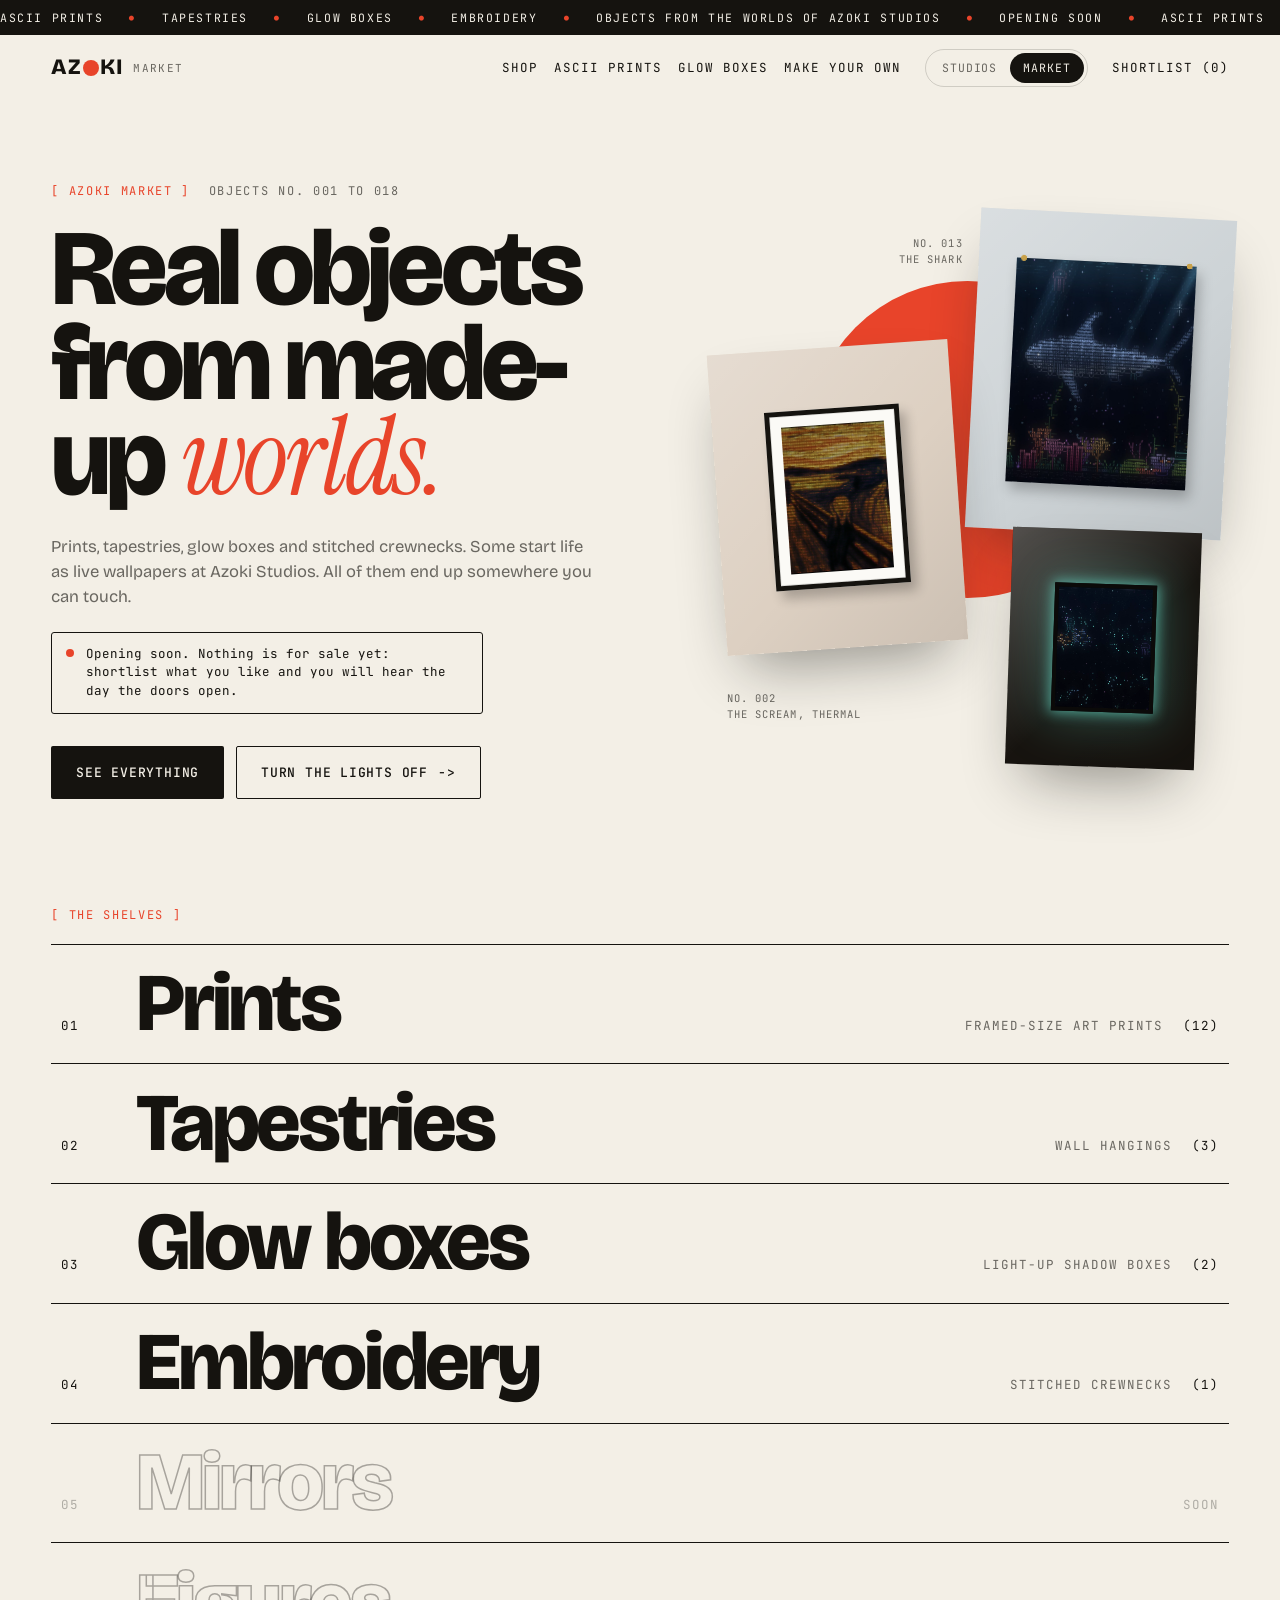
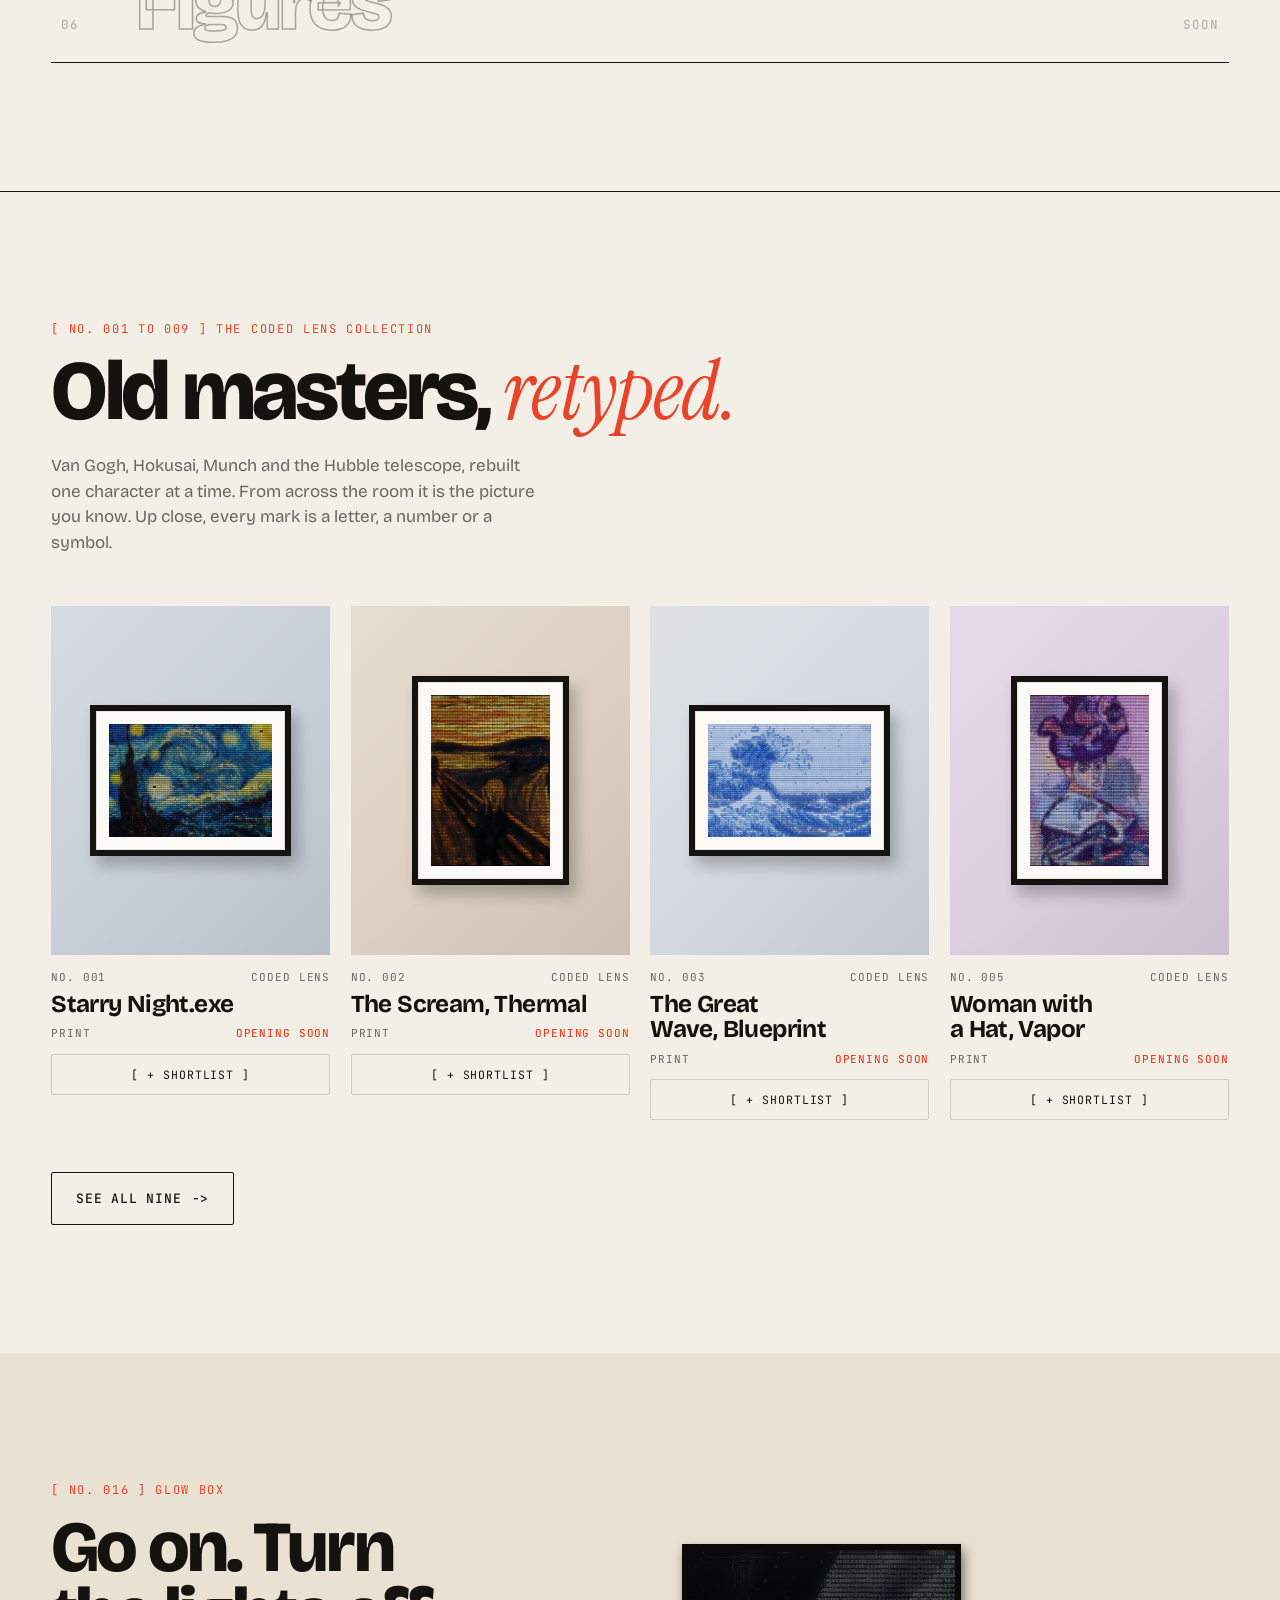
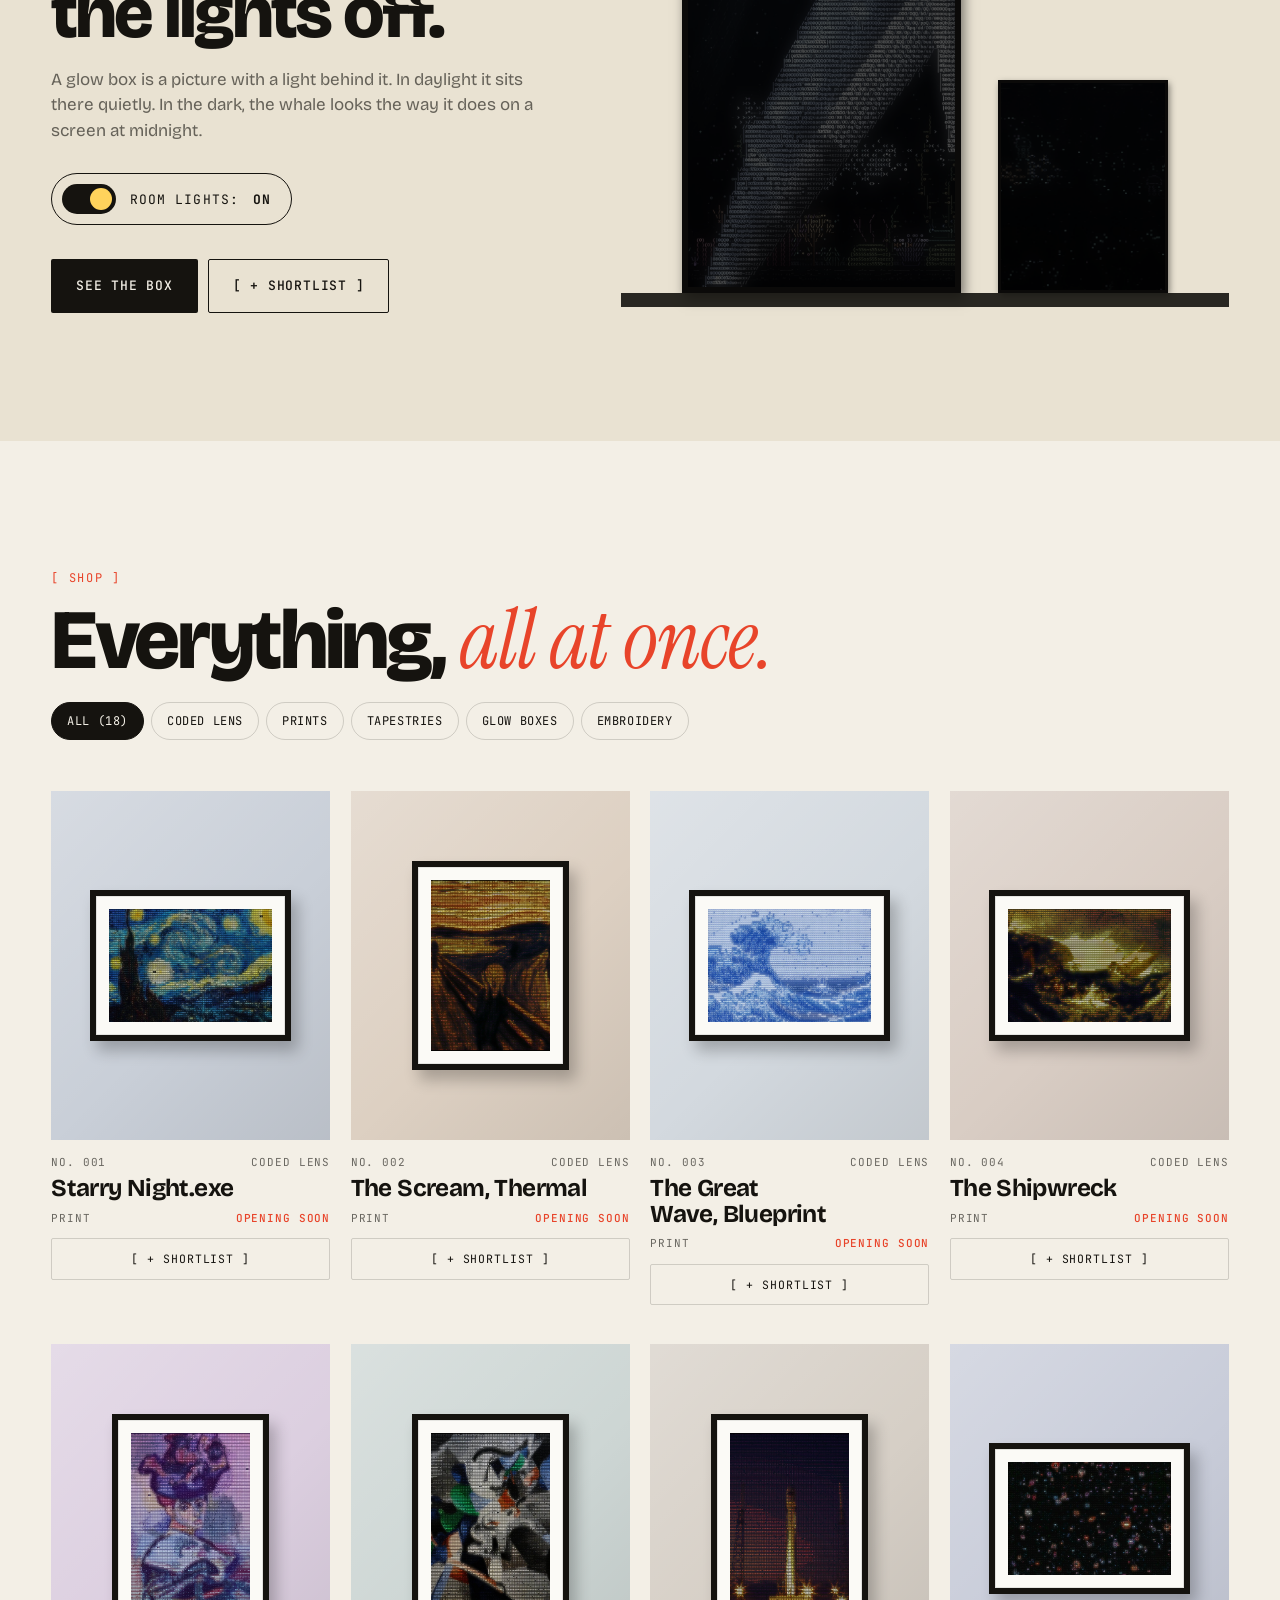
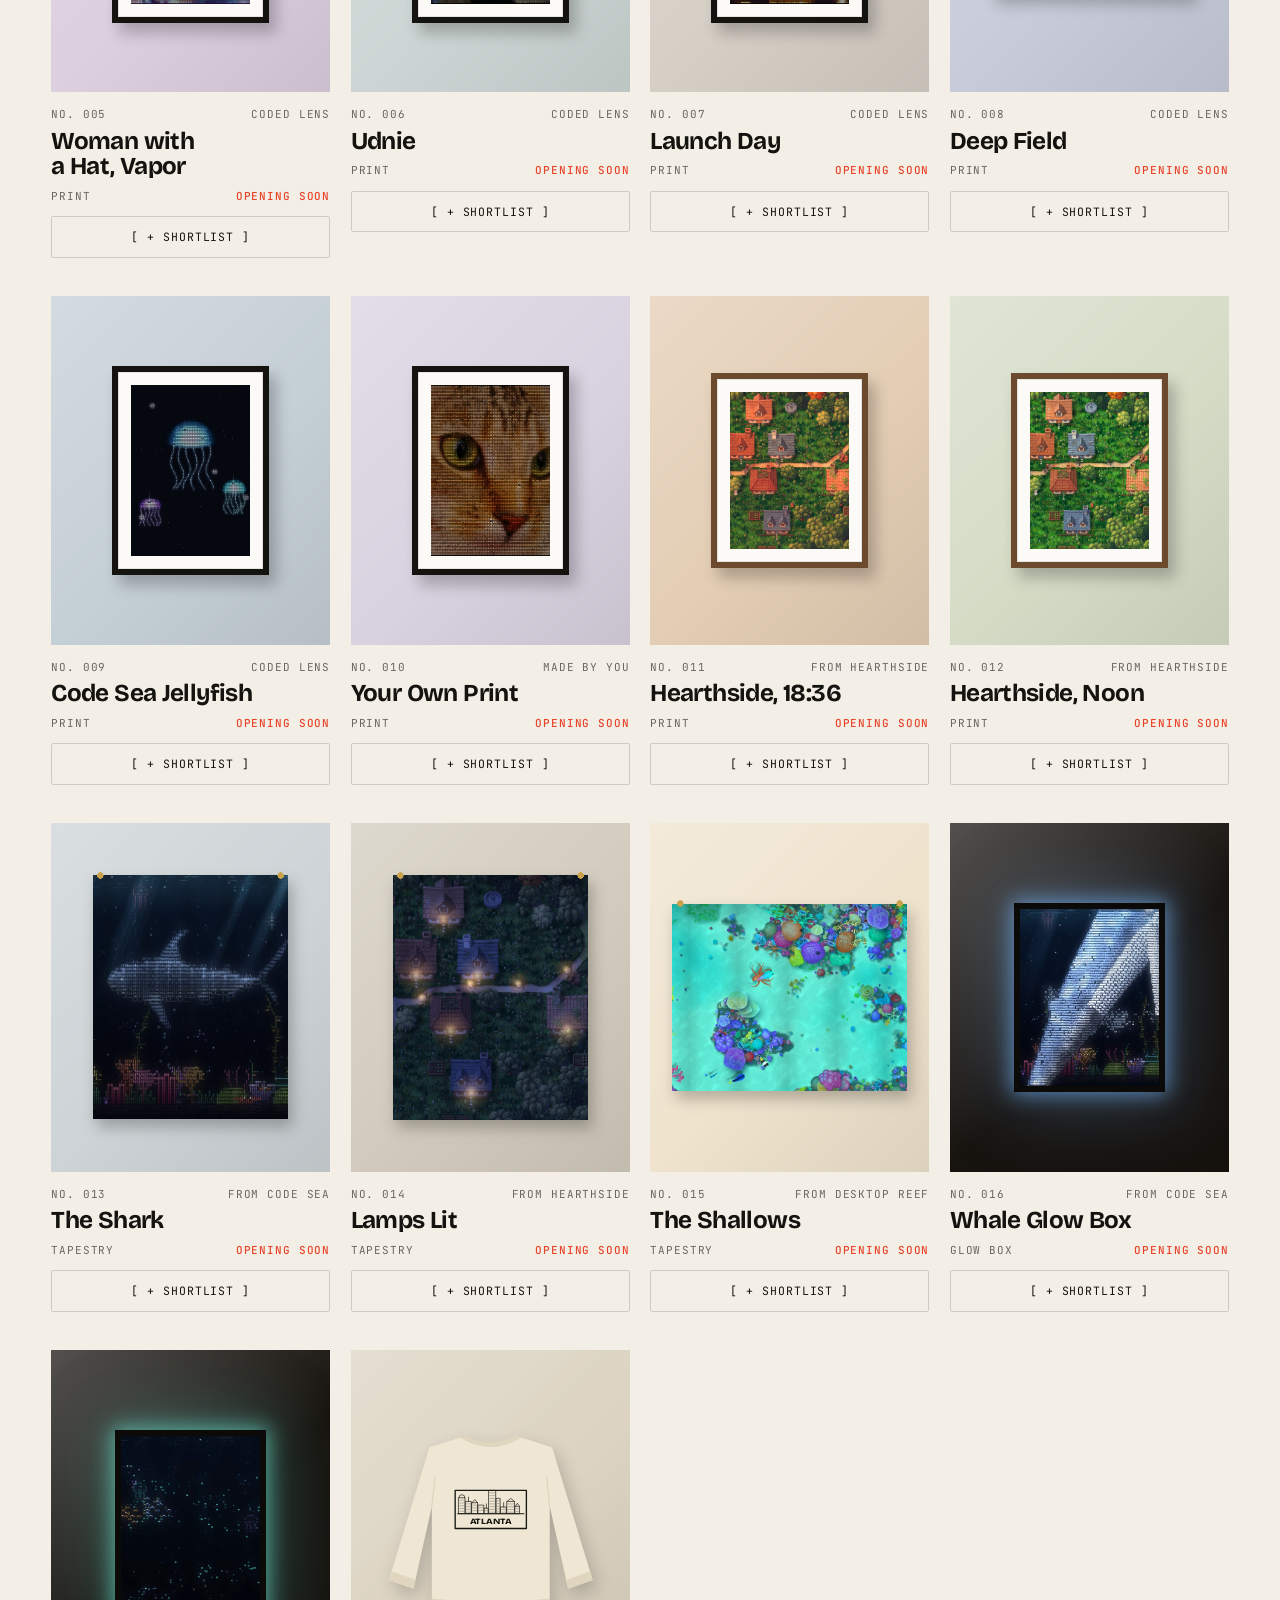
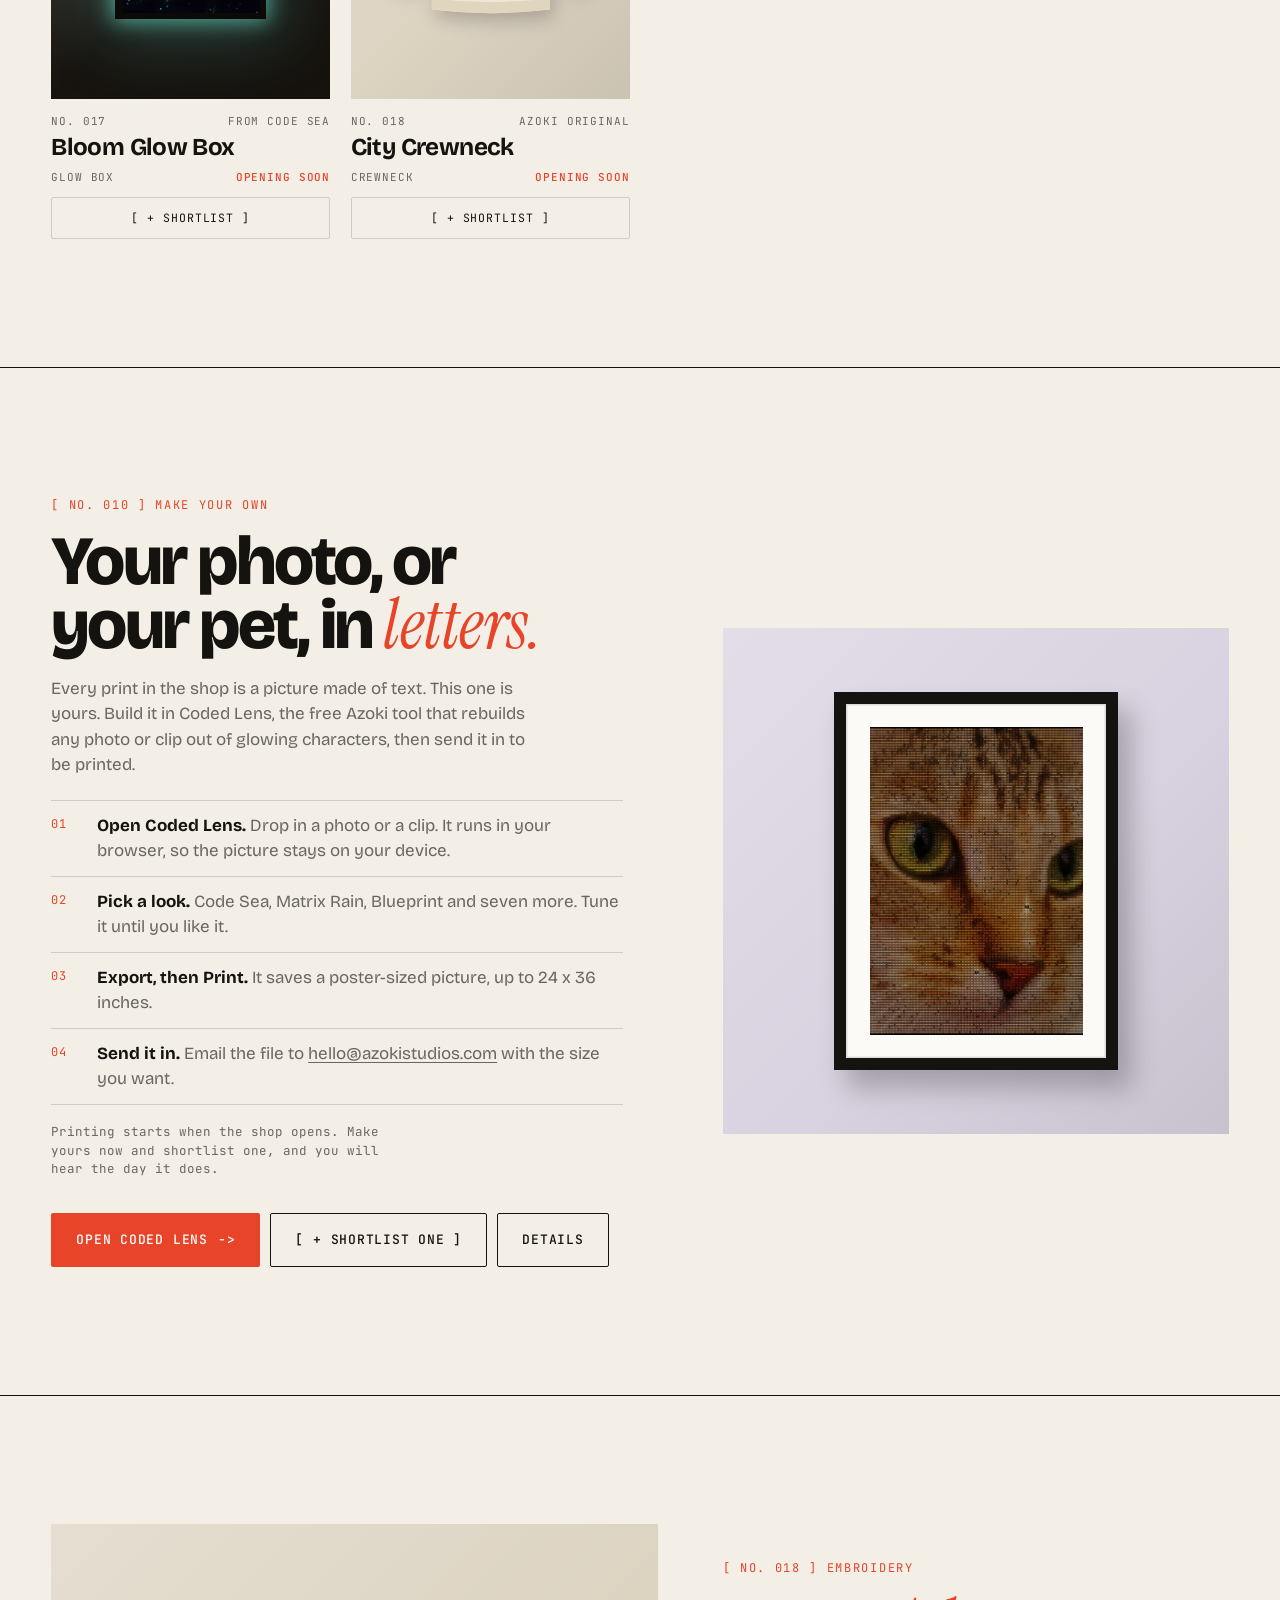
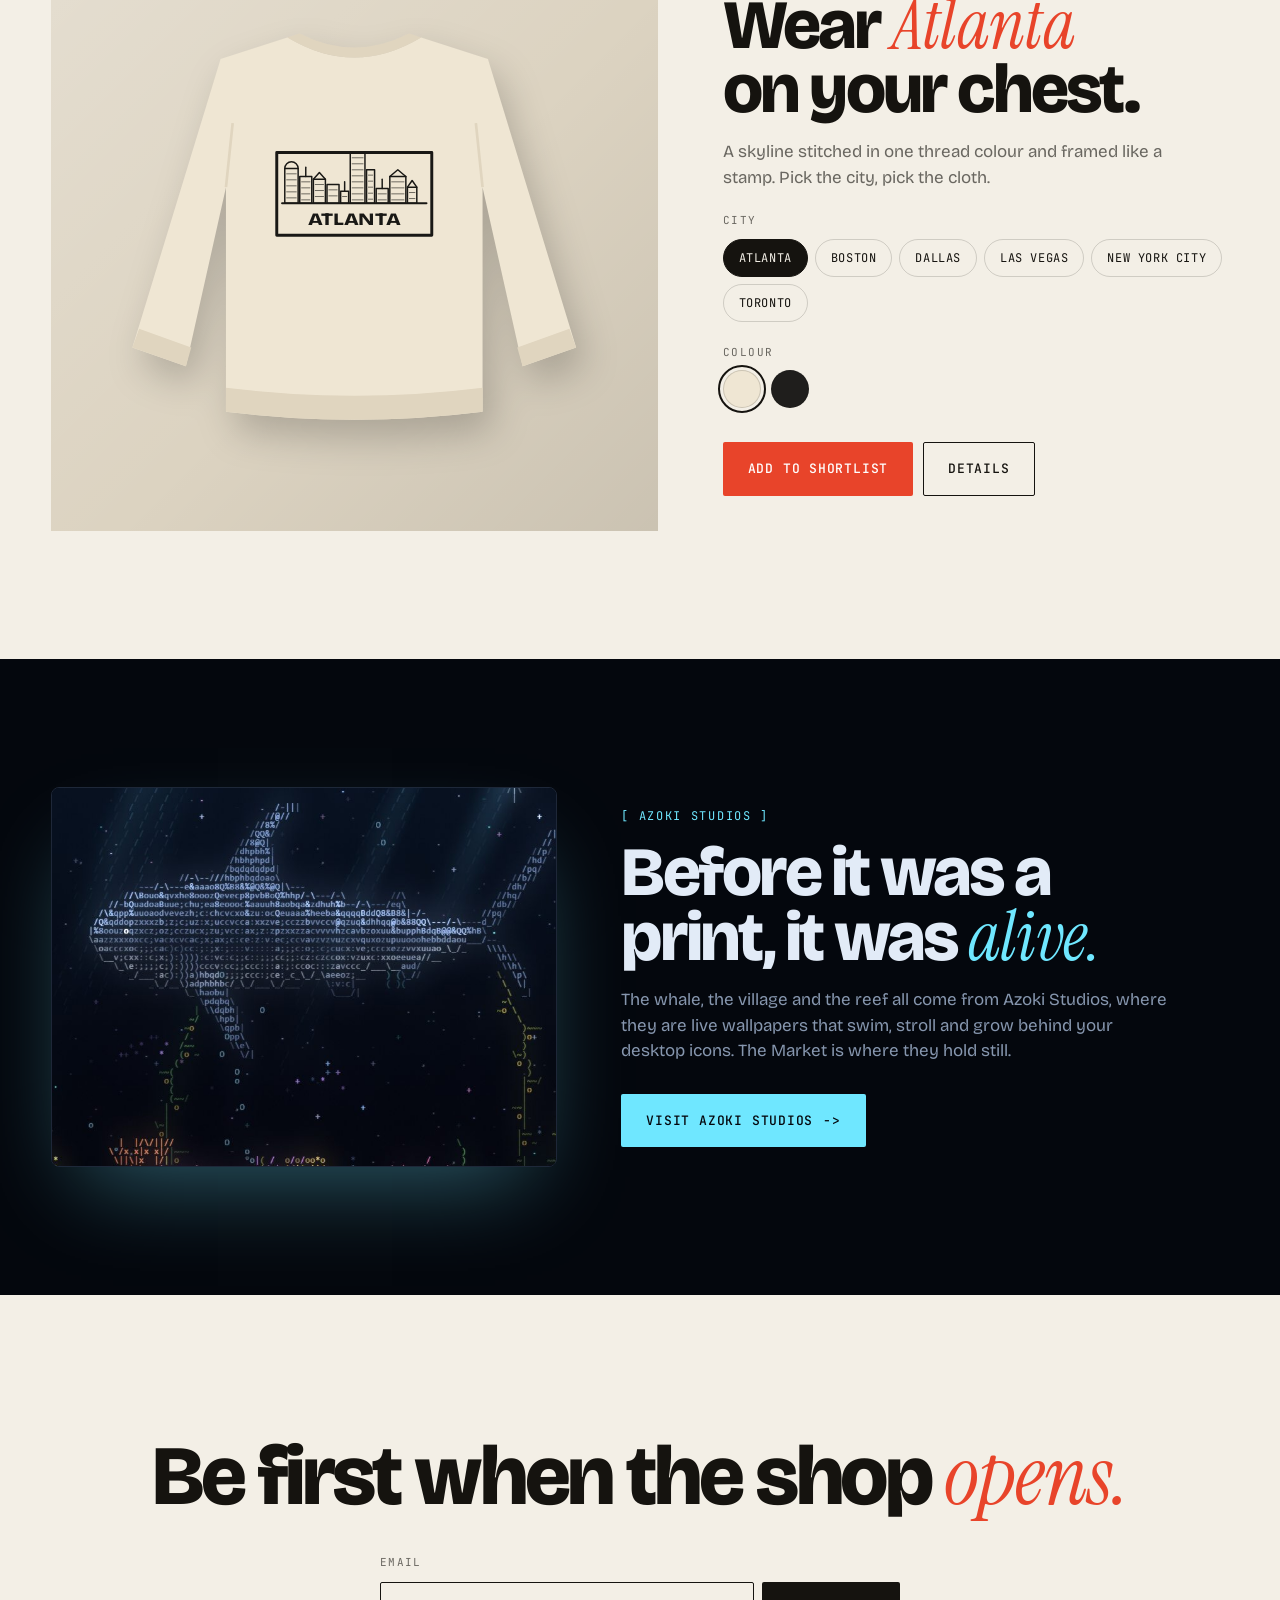
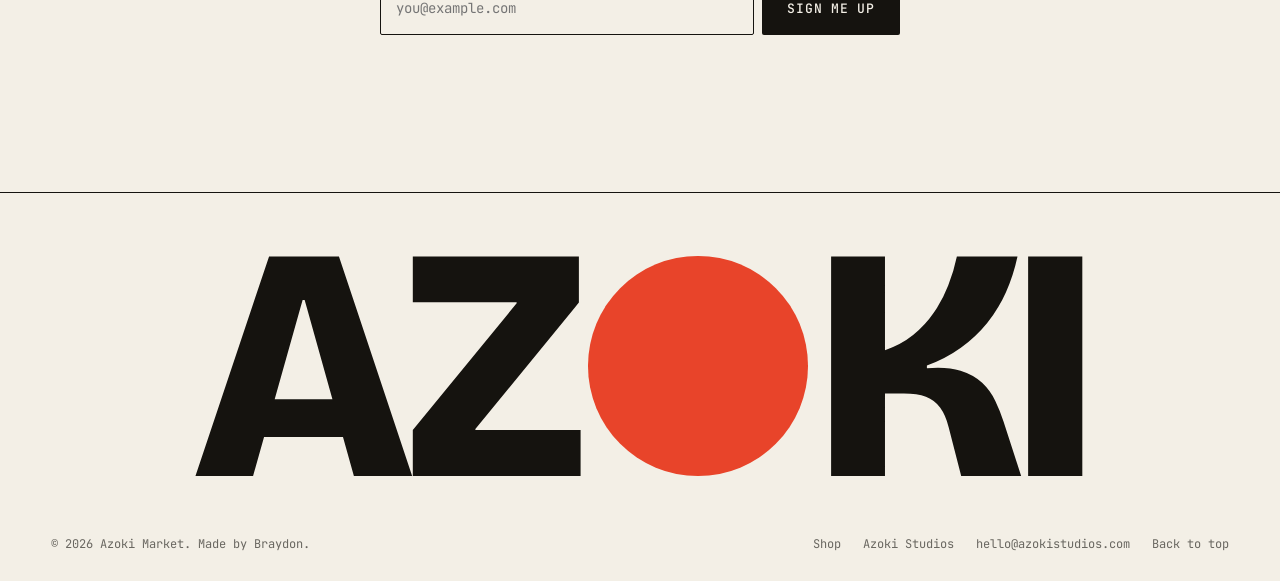
<file: index.html>
<!doctype html>
<html lang="en">
<head>
<meta charset="utf-8">
<meta name="viewport" content="width=device-width, initial-scale=1">
<title>Azoki Market | Real objects from made-up worlds</title>
<meta name="description" content="Azoki Market: ASCII art prints, tapestries, glow boxes and embroidery. The physical half of Azoki.">
<link rel="canonical" href="https://azokimarket.com/">
<meta property="og:type" content="website">
<meta property="og:site_name" content="Azoki Market">
<meta property="og:url" content="https://azokimarket.com/">
<meta property="og:title" content="Azoki Market: real objects from made-up worlds">
<meta property="og:description" content="Prints, tapestries, glow boxes and embroidery. The physical half of Azoki.">
<meta property="og:image" content="https://azokimarket.com/assets/share-home.jpg">
<meta property="og:image:width" content="1200">
<meta property="og:image:height" content="630">
<meta name="twitter:card" content="summary_large_image">
<link rel="apple-touch-icon" href="assets/touch-icon.png">
<meta name="theme-color" content="#f3efe6">
<link rel="icon" href="assets/favicon.svg" type="image/svg+xml">
<link rel="preconnect" href="https://fonts.googleapis.com">
<link rel="preconnect" href="https://fonts.gstatic.com" crossorigin>
<link href="https://fonts.googleapis.com/css2?family=Bricolage+Grotesque:opsz,wght@12..96,400;12..96,600;12..96,800&family=Instrument+Serif:ital@0;1&family=JetBrains+Mono:wght@400;500;700&display=swap" rel="stylesheet">
<link rel="stylesheet" href="css/market.css">
</head>
<body>
<a class="skip" href="#shop">Skip to the shop</a>

<div class="bar" aria-hidden="true">
  <div class="bar-track">
    <span>ASCII prints</span><i>●</i><span>Tapestries</span><i>●</i><span>Glow boxes</span><i>●</i><span>Embroidery</span><i>●</i><span>Objects from the worlds of Azoki Studios</span><i>●</i><span>Small batches</span><i>●</i>
    <span>ASCII prints</span><i>●</i><span>Tapestries</span><i>●</i><span>Glow boxes</span><i>●</i><span>Embroidery</span><i>●</i><span>Objects from the worlds of Azoki Studios</span><i>●</i><span>Small batches</span><i>●</i>
  </div>
</div>

<header class="nav" id="nav">
  <a class="logo" href="index.html" aria-label="Azoki Market, home">AZ<span class="o" aria-hidden="true"></span>KI<em>market</em></a>
  <nav class="nav-links" aria-label="Sections">
    <a href="#shop">Shop</a>
    <a href="#lens">ASCII prints</a>
    <a href="#glow">Glow boxes</a>
    <a href="#custom">Make your own</a>
    <a href="#stitch">Embroidery</a>
    <a href="#studio">The studio</a>
  </nav>
  <div class="switch" role="group" aria-label="Azoki sites">
    <a data-sibling="studios" href="https://azokistudios.com">Studios</a>
    <span class="on" aria-current="page">Market</span>
  </div>
  <button class="cartbtn" data-open-cart>Cart (<span data-cart-count>0</span>)</button>
</header>

<main>
<!-- ============ HERO ============ -->
<section class="hero">
  <div class="hero-copy">
    <p class="label">[ azoki market ] <span>objects no. 001 to 018</span></p>
    <h1>Real objects from made-up <em>worlds.</em></h1>
    <p class="hero-sub">Prints, tapestries, glow boxes and stitched crewnecks. Some start life as live wallpapers at Azoki Studios. All of them end up somewhere you can touch.</p>
    <p class="soon-note" hidden><i aria-hidden="true"></i>Opening soon. Nothing is for sale yet: shortlist what you like and you will hear the day the doors open.</p>
    <div class="hero-cta">
      <a class="btn ink" href="#shop">See everything</a>
      <a class="btn line" href="#glow">Turn the lights off <span aria-hidden="true">-&gt;</span></a>
    </div>
  </div>
  <div class="stack" aria-hidden="true">
    <div class="sun"></div>
    <div class="s s1" data-mock="shark-tapestry"></div>
    <div class="s s2" data-mock="scream-print"></div>
    <div class="s s3" data-mock="bloom-glow"></div>
    <p class="tag t1">No. 013<br>The Shark</p>
    <p class="tag t2">No. 002<br>The Scream, Thermal</p>
  </div>
</section>

<!-- ============ CATEGORIES ============ -->
<section class="index">
  <p class="label reveal">[ the shelves ]</p>
  <ul class="cats reveal" id="cats"></ul>
</section>

<!-- ============ CODED LENS COLLECTION ============ -->
<section class="lens" id="lens">
  <div class="shop-head">
    <div>
      <p class="label reveal">[ no. 001 to 009 ] the coded lens collection</p>
      <h2 class="reveal">Old masters, <em>retyped.</em></h2>
    </div>
    <p class="lens-note reveal">Van Gogh, Hokusai, Munch and the Hubble telescope, rebuilt one character at a time. From across the room it is the picture you know. Up close, every mark is a letter, a number or a symbol.</p>
  </div>
  <div class="grid" data-cards="starry-print,scream-print,wave-print,hat-print"></div>
  <p class="lens-more reveal"><a class="btn line" href="#shop" data-filter="lens">See all nine <span aria-hidden="true">-&gt;</span></a></p>
</section>

<!-- ============ GLOW ============ -->
<section class="glowsec" id="glow">
  <div class="glow-copy">
    <p class="label">[ no. 016 ] glow box</p>
    <h2 id="glowLine">Go on. Turn the lights off.</h2>
    <p>A glow box is a picture with a light behind it. In daylight it sits there quietly. In the dark, the whale looks the way it does on a screen at midnight.</p>
    <button class="lightsw big" id="lightSwitch" role="switch" aria-checked="true"><span class="knob" aria-hidden="true"></span>room lights: <b class="sw-state">on</b></button>
    <div class="glow-buy">
      <a class="btn paper" href="product.html?id=whale-glow">See the box</a>
      <button class="btn line inv" data-add="whale-glow">[ + add to cart ]</button>
    </div>
  </div>
  <div class="glow-stage">
    <div class="g1" data-mock="whale-glow" data-off="1"></div>
    <div class="g2" data-mock="bloom-glow" data-off="1"></div>
    <div class="shelf" aria-hidden="true"></div>
  </div>
</section>

<!-- ============ SHOP ============ -->
<section class="shop" id="shop">
  <div class="shop-head">
    <div>
      <p class="label reveal">[ shop ]</p>
      <h2 class="reveal">Everything, <em>all at once.</em></h2>
    </div>
    <div class="chips" id="chips" role="group" aria-label="Filter by kind"></div>
  </div>
  <div class="grid" id="grid"></div>
</section>

<!-- ============ MAKE YOUR OWN ============ -->
<section class="stitch custom" id="custom">
  <div class="stitch-stage reveal" data-mock="custom-print"></div>
  <div class="stitch-copy reveal">
    <p class="label">[ no. 010 ] make your own</p>
    <h2>Your photo, or your pet, in <em>letters.</em></h2>
    <p>Every print in the shop is a picture made of text. This one is yours. Build it in Coded Lens, the free Azoki tool that rebuilds any photo or clip out of glowing characters, then send it in to be printed.</p>
    <ol class="how">
      <li><b>Open Coded Lens.</b> Drop in a photo or a clip. It runs in your browser, so the picture stays on your device.</li>
      <li><b>Pick a look.</b> Code Sea, Matrix Rain, Blueprint and seven more. Tune it until you like it.</li>
      <li><b>Export, then Print.</b> It saves a poster-sized picture, up to 24 x 36 inches.</li>
      <li><b>Send it in.</b> Email the file to <a href="mailto:hello@azokistudios.com?subject=My%20own%20print">hello@azokistudios.com</a> with the size you want.</li>
    </ol>
    <p class="custom-soon" hidden>Printing starts when the shop opens. Make yours now and shortlist one, and you will hear the day it does.</p>
    <div class="stitch-buy">
      <a class="btn red" href="https://codedlens.com" target="_blank" rel="noopener">Open Coded Lens <span aria-hidden="true">-&gt;</span></a>
      <button class="btn line" data-add="custom-print">[ + add to cart ]</button>
      <a class="btn line" href="product.html?id=custom-print">Details</a>
    </div>
  </div>
</section>

<!-- ============ STITCH ============ -->
<section class="stitch" id="stitch">
  <div class="stitch-stage reveal" id="stitchStage"></div>
  <div class="stitch-copy reveal">
    <p class="label">[ no. 018 ] embroidery</p>
    <h2>Wear <em id="stitchCity">Atlanta</em> on your chest.</h2>
    <p>A skyline stitched in one thread colour and framed like a stamp. Pick the city, pick the cloth.</p>
    <p class="mini">City</p>
    <div class="chips" id="stitchCities" role="group" aria-label="City"></div>
    <p class="mini">Colour</p>
    <div class="swatches" id="stitchColours" role="group" aria-label="Colour"></div>
    <div class="stitch-buy">
      <button class="btn red" id="stitchAdd" data-add="city-crew">Add to cart · $58</button>
      <a class="btn line" href="product.html?id=city-crew">Details</a>
    </div>
  </div>
</section>

<!-- ============ STUDIO ============ -->
<section class="studio" id="studio">
  <div class="studio-pic reveal"><img src="assets/art-school.jpg" alt="A shark drawn in text characters over a reef, from Code Sea" loading="lazy"></div>
  <div class="studio-copy reveal">
    <p class="label">[ azoki studios ]</p>
    <h2>Before it was a print, it was <em>alive.</em></h2>
    <p>The whale, the village and the reef all come from Azoki Studios, where they are live wallpapers that swim, stroll and grow behind your desktop icons. The Market is where they hold still.</p>
    <a class="btn glowbtn" data-sibling="studios" href="https://azokistudios.com">Visit Azoki Studios <span aria-hidden="true">-&gt;</span></a>
  </div>
</section>

<!-- ============ NEWS ============ -->
<section class="news" id="news">
  <h2 class="reveal">Hear about the <em>next drop.</em></h2>
  <form class="signup reveal" name="market-news">
    <p hidden><label>Leave this empty <input name="_honey" tabindex="-1" autocomplete="off"></label></p>
    <label for="email">Email</label>
    <div class="field">
      <input id="email" name="email" type="email" required placeholder="you@example.com" autocomplete="email">
      <button class="btn ink" type="submit">Sign me up</button>
    </div>
    <p class="want" id="wantNote" hidden></p>
    <p class="form-msg" role="status"></p>
  </form>
</section>
</main>

<footer class="foot">
  <p class="foot-mark" aria-hidden="true">AZ<span></span>KI</p>
  <div class="foot-row">
    <p>&copy; 2026 Azoki Market. Made by Braydon.</p>
    <nav aria-label="Footer">
      <a href="#shop">Shop</a>
      <a data-sibling="studios" href="https://azokistudios.com">Azoki Studios</a>
      <a href="mailto:hello@azokistudios.com">hello@azokistudios.com</a>
      <a href="#top" onclick="scrollTo({top:0,behavior:'smooth'});return false">Back to top</a>
    </nav>
  </div>
</footer>

<dialog class="drawer" id="cart" aria-label="Your cart">
  <div class="drawer-in">
    <header><h2>Cart (<span data-cart-count>0</span>)</h2><button data-close aria-label="Close cart">[ close ]</button></header>
    <div class="drawer-body" id="cartBody"></div>
    <footer id="cartFoot">
      <div class="sum"><span>Subtotal</span><b id="cartTotal">$0</b></div>
      <button class="btn red grow" id="checkout">Checkout</button>
      <p class="note" id="cartNote" role="status"></p>
    </footer>
  </div>
</dialog>

<script src="js/products.js"></script>
<script src="js/market.js"></script>
</body>
</html>
</file>
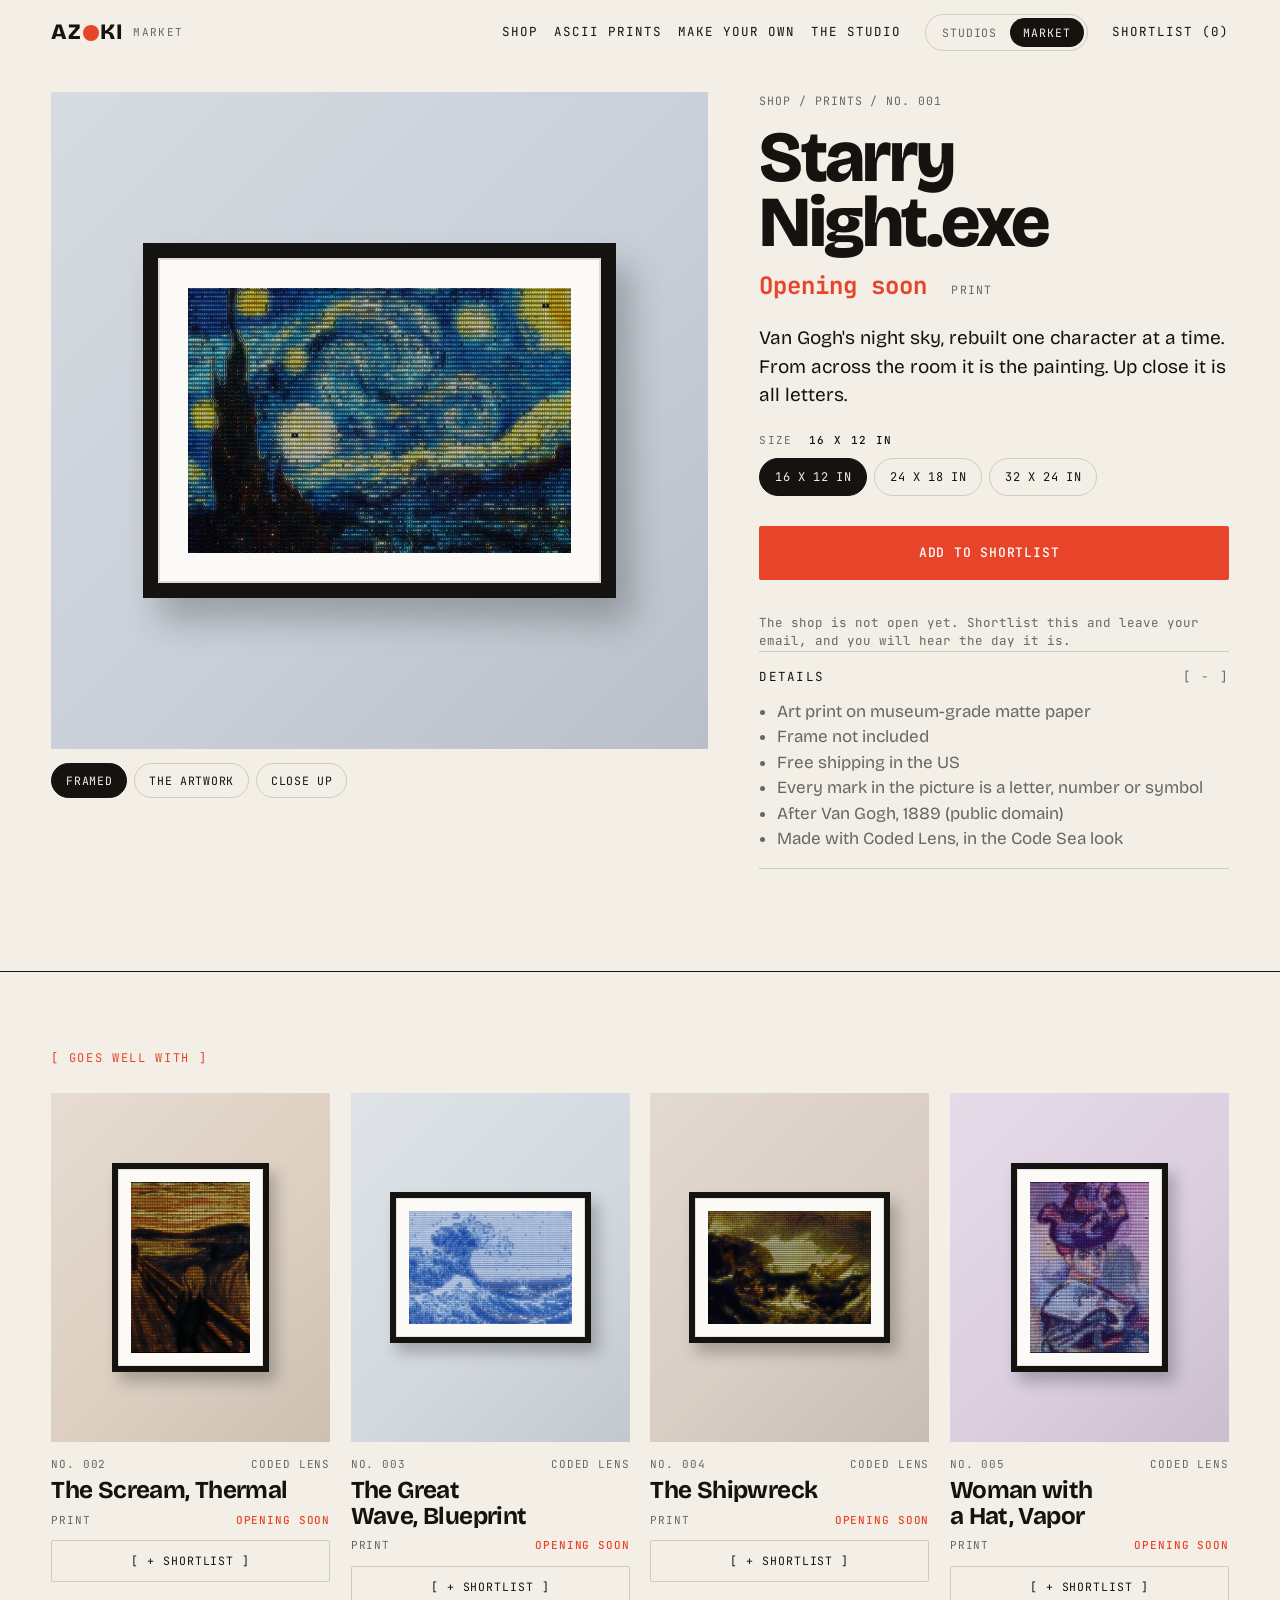
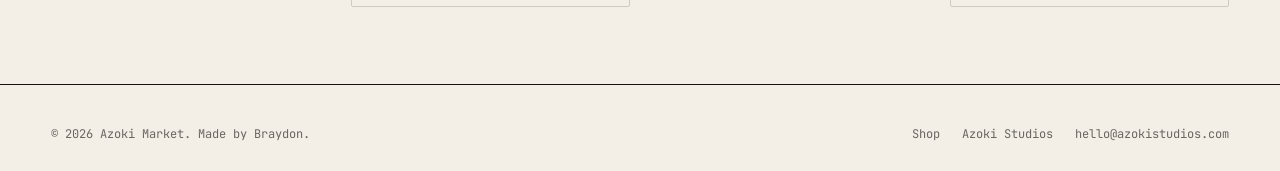
<file: product.html>
<!doctype html>
<html lang="en">
<head>
<meta charset="utf-8">
<meta name="viewport" content="width=device-width, initial-scale=1">
<title>Azoki Market</title>
<meta name="description" content="An object from Azoki Market.">
<meta name="theme-color" content="#f3efe6">
<link rel="icon" href="assets/favicon.svg" type="image/svg+xml">
<link rel="apple-touch-icon" href="assets/touch-icon.png">
<link rel="preconnect" href="https://fonts.googleapis.com">
<link rel="preconnect" href="https://fonts.gstatic.com" crossorigin>
<link href="https://fonts.googleapis.com/css2?family=Bricolage+Grotesque:opsz,wght@12..96,400;12..96,600;12..96,800&family=Instrument+Serif:ital@0;1&family=JetBrains+Mono:wght@400;500;700&display=swap" rel="stylesheet">
<link rel="stylesheet" href="css/market.css">
</head>
<body class="is-pdp">
<header class="nav" id="nav">
  <a class="logo" href="index.html" aria-label="Azoki Market, home">AZ<span class="o" aria-hidden="true"></span>KI<em>market</em></a>
  <nav class="nav-links" aria-label="Sections">
    <a href="index.html#shop">Shop</a>
    <a href="index.html#lens">ASCII prints</a>
    <a href="index.html#custom">Make your own</a>
    <a href="index.html#stitch">Embroidery</a>
    <a href="index.html#studio">The studio</a>
  </nav>
  <div class="switch" role="group" aria-label="Azoki sites">
    <a data-sibling="studios" href="https://azokistudios.com">Studios</a>
    <span class="on" aria-current="page">Market</span>
  </div>
  <button class="cartbtn" data-open-cart>Cart (<span data-cart-count>0</span>)</button>
</header>

<main id="pdp"></main>

<footer class="foot">
  <div class="foot-row" style="margin-top:0">
    <p>&copy; 2026 Azoki Market. Made by Braydon.</p>
    <nav aria-label="Footer">
      <a href="index.html#shop">Shop</a>
      <a data-sibling="studios" href="https://azokistudios.com">Azoki Studios</a>
      <a href="mailto:hello@azokistudios.com">hello@azokistudios.com</a>
    </nav>
  </div>
</footer>

<dialog class="drawer" id="cart" aria-label="Your cart">
  <div class="drawer-in">
    <header><h2>Cart (<span data-cart-count>0</span>)</h2><button data-close aria-label="Close cart">[ close ]</button></header>
    <div class="drawer-body" id="cartBody"></div>
    <footer id="cartFoot">
      <div class="sum"><span>Subtotal</span><b id="cartTotal">$0</b></div>
      <button class="btn red grow" id="checkout">Checkout</button>
      <p class="note" id="cartNote" role="status"></p>
    </footer>
  </div>
</dialog>

<script src="js/products.js"></script>
<script src="js/market.js"></script>
</body>
</html>
</file>
<file: css/market.css>
/* Azoki Market: the day half of Azoki. Warm paper, black ink, one red sun. */
:root {
  --paper: #f3efe6;
  --ink: #15130f;
  --red: #e8442a;
  --bg: var(--paper);
  --fg: var(--ink);
  --line: rgba(21, 19, 15, .16);
  --mute: rgba(21, 19, 15, .62);
  --display: "Bricolage Grotesque", "Segoe UI", system-ui, sans-serif;
  --serif: "Instrument Serif", Georgia, serif;
  --mono: "JetBrains Mono", ui-monospace, Menlo, Consolas, monospace;
  --pad: clamp(18px, 4vw, 64px);
}
* { box-sizing: border-box; }
html { scroll-behavior: smooth; }
body { margin: 0; background: var(--bg); color: var(--fg); font-family: var(--display); font-size: 17px; line-height: 1.5; -webkit-font-smoothing: antialiased; overflow-x: hidden; transition: background .7s, color .7s; }
body:has(#pdp.room-dark) { --bg: #0c0a08; --fg: #f3efe6; --line: rgba(243, 239, 230, .2); --mute: rgba(243, 239, 230, .62); }
img, svg { display: block; max-width: 100%; }
a { color: inherit; }
h1, h2, h3, p, ul { margin: 0; }
h1, h2, h3 { text-wrap: balance; }
em { font-family: var(--serif); font-style: italic; font-weight: 400; color: var(--red); letter-spacing: -.01em; }
button { font: inherit; color: inherit; }
[hidden] { display: none !important; }
[id] { scroll-margin-top: 80px; }
:focus-visible { outline: 2px solid var(--red); outline-offset: 3px; }
::selection { background: var(--red); color: var(--paper); }
.skip { position: absolute; left: -999px; top: 8px; background: var(--ink); color: var(--paper); padding: 8px 14px; z-index: 100; font-family: var(--mono); font-size: 13px; }
.skip:focus { left: 8px; }
.label, .mini { font-family: var(--mono); font-size: 12px; letter-spacing: .14em; text-transform: uppercase; color: var(--red); }
.label span { color: var(--mute); margin-left: 10px; }
.mini { color: var(--mute); margin: 22px 0 10px; font-size: 11px; }
.reveal { opacity: 0; transform: translateY(24px); transition: opacity .8s cubic-bezier(.2, .7, .2, 1), transform .8s cubic-bezier(.2, .7, .2, 1); }
.reveal.in { opacity: 1; transform: none; }

/* ---------- top bar + nav ---------- */
.bar { background: var(--ink); color: var(--paper); overflow: hidden; }
.bar-track { display: flex; gap: 26px; width: max-content; padding: 9px 0; font-family: var(--mono); font-size: 11.5px; letter-spacing: .14em; text-transform: uppercase; animation: tick 40s linear infinite; }
.bar-track i { font-style: normal; color: var(--red); font-size: 8px; align-self: center; }
@keyframes tick { to { transform: translateX(-50%); } }
.nav { position: sticky; top: 0; z-index: 50; display: flex; align-items: center; gap: 24px; padding: 14px var(--pad); background: var(--bg); border-bottom: 1px solid transparent; transition: border-color .3s, background .7s; }
.nav.stuck { border-color: var(--line); }
.logo { font-weight: 800; font-size: 22px; letter-spacing: .03em; text-decoration: none; display: inline-flex; align-items: center; white-space: nowrap; }
.logo .o { width: .72em; height: .72em; border-radius: 50%; background: var(--red); margin: 0 .06em; }
.logo em { font-family: var(--mono); font-style: normal; font-size: 11px; letter-spacing: .12em; text-transform: uppercase; color: var(--mute); margin-left: 10px; }
.nav-links { display: flex; gap: 26px; margin-left: auto; font-family: var(--mono); font-size: 12.5px; letter-spacing: .08em; text-transform: uppercase; }
.nav-links a { text-decoration: none; position: relative; }
.nav-links a::after { content: ""; position: absolute; left: 0; right: 0; bottom: -4px; height: 1.5px; background: var(--red); transform: scaleX(0); transform-origin: left; transition: transform .25s; }
.nav-links a:hover::after { transform: scaleX(1); }
.switch { display: inline-flex; font-family: var(--mono); font-size: 11.5px; letter-spacing: .08em; text-transform: uppercase; border: 1px solid var(--line); border-radius: 999px; padding: 3px; }
.switch > * { padding: 6px 13px; border-radius: 999px; text-decoration: none; color: var(--mute); transition: color .2s, background .2s; }
.switch .on { background: var(--fg); color: var(--bg); }
.switch a:hover { background: #04070d; color: #6fe7ff; }
.cartbtn { font-family: var(--mono); font-size: 12.5px; letter-spacing: .08em; text-transform: uppercase; background: none; border: 0; cursor: pointer; padding: 8px 0; white-space: nowrap; }
.cartbtn:hover { color: var(--red); }

/* ---------- buttons, chips ---------- */
.btn { display: inline-flex; align-items: center; justify-content: center; gap: 10px; font-family: var(--mono); font-size: 13px; font-weight: 500; letter-spacing: .06em; text-transform: uppercase; text-decoration: none; padding: 16px 24px; white-space: nowrap; flex-shrink: 0; border: 1.5px solid transparent; border-radius: 2px; cursor: pointer; transition: transform .2s, background .2s, color .2s, border-color .2s; }
.btn:hover { transform: translateY(-2px); }
.btn.ink { background: var(--ink); color: var(--paper); }
.btn.ink:hover { background: var(--red); }
.btn.red { background: var(--red); color: #fff; }
.btn.red:hover { background: var(--ink); }
.btn.line { border-color: var(--fg); background: transparent; color: var(--fg); }
.btn.line:hover { background: var(--fg); color: var(--bg); }
.btn.paper { background: var(--paper); color: var(--ink); }
.btn.glowbtn { background: #6fe7ff; color: #04070d; }
.btn.grow { flex: 1; }
.chips { display: flex; flex-wrap: wrap; gap: 7px; }
.chips button, .chips label span { font-family: var(--mono); font-size: 12px; letter-spacing: .05em; text-transform: uppercase; background: transparent; border: 1.5px solid var(--line); border-radius: 999px; padding: 9px 15px; cursor: pointer; transition: all .2s; display: inline-block; }
.chips button:hover, .chips label:hover span { border-color: var(--fg); }
.chips button[aria-pressed="true"], .chips input:checked + span { background: var(--fg); color: var(--bg); border-color: var(--fg); }
.chips input { position: absolute; opacity: 0; pointer-events: none; }
.chips input:focus-visible + span { outline: 2px solid var(--red); outline-offset: 3px; }

/* ---------- product pictures drawn in CSS ---------- */
.mk { container-type: inline-size; aspect-ratio: 4 / 5; background: var(--wall, #ddd); display: grid; place-items: center; position: relative; overflow: hidden; }
.mk::before { content: ""; position: absolute; inset: 0; background: linear-gradient(135deg, rgba(255, 255, 255, .26), transparent 55%, rgba(0, 0, 0, .08)); pointer-events: none; }
.mk img { width: 100%; height: 100%; object-fit: cover; }
.mk.print .frame { position: relative; width: 56%; aspect-ratio: 4 / 5; background: #fbfaf6; border: 2.4cqw solid var(--frame); padding: 4.6cqw; box-shadow: 2.5cqw 3.5cqw 5cqw rgba(0, 0, 0, .24), inset 0 0 0 .3cqw rgba(0, 0, 0, .12); transition: transform .6s cubic-bezier(.2, .7, .2, 1); }
.mk.tap .cloth { position: relative; width: 70%; aspect-ratio: 4 / 5; box-shadow: 1.5cqw 3cqw 5cqw rgba(0, 0, 0, .25); transition: transform .6s cubic-bezier(.2, .7, .2, 1); transform-origin: top center; }
.mk.tap .cloth.wide { width: 84%; aspect-ratio: 5 / 4; }
.mk.tap .cloth::after { content: ""; position: absolute; inset: 0; background: repeating-linear-gradient(90deg, rgba(0, 0, 0, 0) 0, rgba(0, 0, 0, .13) 7%, rgba(255, 255, 255, .08) 13%, rgba(0, 0, 0, 0) 21%), linear-gradient(180deg, rgba(0, 0, 0, .18), transparent 12%); mix-blend-mode: multiply; }
.mk.tap .cloth::before { content: ""; position: absolute; z-index: 1; top: -1.2cqw; left: 1.5cqw; right: 1.5cqw; height: 2.4cqw; background: radial-gradient(circle at 1.2cqw 50%, #c9a24b 0 1.1cqw, transparent 1.2cqw), radial-gradient(circle at calc(100% - 1.2cqw) 50%, #c9a24b 0 1.1cqw, transparent 1.2cqw); }
.mk.glow .box { position: relative; width: 54%; aspect-ratio: 4 / 5; border: 2.2cqw solid #0b0a09; background: #000; box-shadow: 1cqw 2cqw 4cqw rgba(0, 0, 0, .5); transition: box-shadow .9s, transform .6s; }
.mk.glow img { filter: brightness(.3) saturate(.45); transition: filter .9s; }
.mk.glow.lit img { filter: brightness(1.12) saturate(1.1); }
.mk.glow.lit .box { box-shadow: 0 0 7cqw 1cqw rgba(var(--tint), .6), 0 0 26cqw 6cqw rgba(var(--tint), .24); }
.mk.crew svg { width: 88%; filter: drop-shadow(1.5cqw 3cqw 3cqw rgba(0, 0, 0, .2)); transition: transform .6s cubic-bezier(.2, .7, .2, 1); }
.mk.flat { background: #0c0a08; }
.mk.flat img { object-fit: contain; padding: 5cqw; }

/* ---------- hero ---------- */
.hero { display: grid; grid-template-columns: minmax(0, 6fr) minmax(0, 5fr); gap: clamp(20px, 4vw, 70px); align-items: center; padding: clamp(30px, 5vw, 70px) var(--pad) clamp(50px, 7vw, 110px); min-height: calc(100svh - 96px); }
.hero h1 { font-size: clamp(54px, 8.4vw, 148px); line-height: .88; letter-spacing: -.045em; font-weight: 800; margin: 22px 0 28px; }
.hero h1 em { letter-spacing: -.03em; }
.hero-sub { max-width: 50ch; font-size: clamp(16px, 1.3vw, 20px); color: var(--mute); }
.hero-cta { display: flex; flex-wrap: wrap; gap: 12px; margin-top: 32px; }
.stack { --px: 0; --py: 0; position: relative; aspect-ratio: 1 / 1.08; max-height: 82vh; justify-self: end; width: 100%; }
.stack .sun { position: absolute; width: 62%; aspect-ratio: 1; border-radius: 50%; background: var(--red); left: 18%; top: 12%; transform: translate(calc(var(--px) * -14px), calc(var(--py) * -14px)); }
.stack .s { position: absolute; box-shadow: 0 30px 60px -20px rgba(21, 19, 15, .45); transition: transform .5s cubic-bezier(.2, .7, .2, 1); }
.stack .s1 { width: 50%; right: 0; top: 0; transform: translate(calc(var(--px) * 18px), calc(var(--py) * 18px)) rotate(3deg); }
.stack .s2 { width: 47%; left: 0; top: 24%; transform: translate(calc(var(--px) * 40px), calc(var(--py) * 40px)) rotate(-4deg); z-index: 2; }
.stack .s3 { width: 37%; right: 6%; bottom: 0; transform: translate(calc(var(--px) * 64px), calc(var(--py) * 64px)) rotate(2deg); z-index: 3; }
.stack .tag { position: absolute; font-family: var(--mono); font-size: 10.5px; letter-spacing: .1em; text-transform: uppercase; line-height: 1.5; color: var(--mute); }
.stack .t1 { right: 52%; top: 4%; text-align: right; }
.stack .t2 { left: 2%; bottom: 8%; }

/* ---------- category index ---------- */
section { padding: clamp(70px, 10vw, 150px) var(--pad); }
.index { padding-top: 0; }
.cats { list-style: none; padding: 0; margin-top: 20px; border-top: 1.5px solid var(--fg); }
.cat { border-bottom: 1.5px solid var(--fg); }
.cat a, .cat.soon { display: grid; grid-template-columns: 5ch 1fr auto auto; gap: 20px; align-items: baseline; padding: clamp(12px, 1.6vw, 22px) 10px; text-decoration: none; transition: background .25s, color .25s, padding .35s cubic-bezier(.2, .7, .2, 1); }
.cat .no, .cat .nt, .cat .ct { font-family: var(--mono); font-size: 12.5px; letter-spacing: .08em; text-transform: uppercase; }
.cat .nt { color: var(--mute); }
.cat .nm { font-size: clamp(34px, 6.4vw, 104px); font-weight: 800; letter-spacing: -.04em; line-height: .95; }
.cat a:hover { background: var(--ink); color: var(--paper); padding-left: 30px; }
.cat a:hover .nt { color: rgba(243, 239, 230, .6); }
.cat a:hover .no { color: var(--red); }
.cat.soon { grid-template-columns: 5ch 1fr auto; color: rgba(21, 19, 15, .3); }
.cat.soon .nm { -webkit-text-stroke: 1.5px rgba(21, 19, 15, .34); color: transparent; }

/* ---------- glow section ---------- */
.glowsec { --bg: #e9e2d2; display: grid; grid-template-columns: minmax(0, 5fr) minmax(0, 6fr); gap: clamp(24px, 5vw, 80px); align-items: center; background: var(--bg); color: var(--fg); transition: background .9s, color .9s; }
.glowsec.dark { --bg: #0c0a08; --fg: #f3efe6; --mute: rgba(243, 239, 230, .62); --line: rgba(243, 239, 230, .22); }
.glowsec h2 { font-size: clamp(38px, 5.6vw, 92px); line-height: .92; letter-spacing: -.04em; font-weight: 800; margin: 16px 0 20px; }
.glowsec p { color: var(--mute); max-width: 46ch; }
.glowsec .label { color: var(--red); }
.lightsw { margin-top: 30px; display: inline-flex; align-items: center; gap: 14px; font-family: var(--mono); font-size: 13px; letter-spacing: .08em; text-transform: uppercase; background: transparent; border: 1.5px solid var(--fg); border-radius: 999px; padding: 10px 20px 10px 10px; cursor: pointer; color: var(--fg); transition: all .3s; }
.lightsw .knob { width: 54px; height: 30px; border-radius: 999px; background: var(--fg); position: relative; transition: background .3s; }
.lightsw .knob::after { content: ""; position: absolute; top: 4px; left: 28px; width: 22px; height: 22px; border-radius: 50%; background: #ffd35c; transition: left .3s cubic-bezier(.2, .7, .2, 1), background .3s; }
.lightsw[aria-checked="false"] .knob::after { left: 4px; background: #0c0a08; }
.lightsw:not(.big) { padding: 9px 16px; margin-top: 14px; font-size: 12px; }
.glow-buy { display: flex; flex-wrap: wrap; gap: 10px; margin-top: 34px; }
.glowsec:not(.dark) .btn.paper { background: var(--ink); color: var(--paper); }
.glow-stage { position: relative; display: flex; align-items: flex-end; justify-content: center; gap: 6%; padding-bottom: 14px; min-height: 420px; }
.glow-stage .mk { background: transparent; overflow: visible; aspect-ratio: auto; }
.glow-stage .mk::before { display: none; }
.glow-stage .mk .box { width: 100%; }
.glow-stage .g1 { width: 46%; }
.glow-stage .g2 { width: 28%; }
.glow-stage .shelf { position: absolute; left: 0; right: 0; bottom: 0; height: 14px; background: var(--fg); opacity: .9; transition: background .9s; }
.glowsec.dark .shelf { opacity: .25; }

/* ---------- shop grid ---------- */
.shop-head { display: flex; flex-wrap: wrap; justify-content: space-between; align-items: flex-end; gap: 24px; margin-bottom: clamp(30px, 4vw, 60px); }
.shop-head h2, .news h2 { font-size: clamp(40px, 6.6vw, 110px); line-height: .9; letter-spacing: -.04em; font-weight: 800; margin-top: 14px; }
.grid { display: grid; grid-template-columns: repeat(4, minmax(0, 1fr)); gap: clamp(28px, 3vw, 48px) clamp(14px, 1.6vw, 26px); }
.card { position: relative; }
.card-pic { display: block; overflow: hidden; }
.card:hover .frame, .card:hover .cloth, .card:hover .crew svg { transform: scale(1.045) rotate(-1deg); }
.card:hover .box { transform: scale(1.04); }
.card-top, .card-bot { display: flex; justify-content: space-between; gap: 10px; font-family: var(--mono); font-size: 11px; letter-spacing: .08em; text-transform: uppercase; color: var(--mute); }
.card-top { margin-top: 14px; }
.card h3 { font-size: clamp(21px, 1.9vw, 30px); letter-spacing: -.025em; line-height: 1.05; margin: 6px 0 8px; }
.card h3 a { text-decoration: none; }
.card h3 a:hover { color: var(--red); }
.card-bot .price { color: var(--fg); font-size: 13px; font-weight: 700; }
.quick { margin-top: 12px; width: 100%; font-family: var(--mono); font-size: 11.5px; letter-spacing: .08em; text-transform: uppercase; background: transparent; border: 1.5px solid var(--line); padding: 11px; cursor: pointer; transition: all .2s; border-radius: 2px; }
.quick:hover { background: var(--red); border-color: var(--red); color: #fff; }

/* ---------- stitch ---------- */
.stitch { display: grid; grid-template-columns: minmax(0, 6fr) minmax(0, 5fr); gap: clamp(24px, 5vw, 80px); align-items: center; border-top: 1.5px solid var(--fg); }
.stitch-stage .mk { aspect-ratio: 1; }
.stitch h2, .studio h2 { font-size: clamp(38px, 5.4vw, 88px); line-height: .92; letter-spacing: -.04em; font-weight: 800; margin: 16px 0 18px; }
.stitch-copy > p:not(.label):not(.mini) { color: var(--mute); max-width: 44ch; }
.swatches { display: flex; gap: 10px; }
.swatches button { width: 38px; height: 38px; border-radius: 50%; border: 1.5px solid var(--line); cursor: pointer; outline-offset: 3px; }
.swatches button[aria-pressed="true"] { outline: 2px solid var(--fg); }
.sw-cream { background: #efe6d3; } .sw-black { background: #1f1e1c; }
.stitch-buy { display: flex; flex-wrap: wrap; gap: 10px; margin-top: 34px; }

/* ---------- studio band ---------- */
.studio { background: #04070d; color: #e2ebf7; display: grid; grid-template-columns: minmax(0, 5fr) minmax(0, 6fr); gap: clamp(24px, 5vw, 80px); align-items: center; }
.studio .label { color: #6fe7ff; }
.studio em { color: #6fe7ff; }
.studio p:not(.label) { color: #8696ae; max-width: 50ch; }
.studio .btn { margin-top: 30px; }
.studio-pic { border: 1px solid rgba(150, 190, 255, .18); border-radius: 8px; overflow: hidden; box-shadow: 0 40px 90px -30px rgba(111, 231, 255, .4); }
.studio-pic img { width: 100%; aspect-ratio: 4 / 3; object-fit: cover; }

/* ---------- news + footer ---------- */
.news { text-align: center; }
.signup { max-width: 520px; margin: 34px auto 0; text-align: left; }
.signup label { font-family: var(--mono); font-size: 11px; text-transform: uppercase; letter-spacing: .12em; color: var(--mute); }
.field { display: grid; grid-template-columns: 1fr auto; gap: 8px; margin-top: 8px; }
.field input { background: transparent; border: 1.5px solid var(--fg); color: var(--fg); font-family: var(--mono); font-size: 14px; padding: 15px; border-radius: 2px; min-width: 0; }
.form-msg { font-family: var(--mono); font-size: 12.5px; color: var(--red); min-height: 1.5em; margin-top: 10px; }
.foot { padding: 40px var(--pad) 28px; border-top: 1.5px solid var(--fg); overflow: hidden; }
.foot-mark { font-weight: 800; font-size: clamp(90px, 26vw, 440px); line-height: .8; letter-spacing: -.03em; text-align: center; user-select: none; white-space: nowrap; }
.foot-mark span { display: inline-block; width: .66em; height: .66em; border-radius: 50%; background: var(--red); margin: 0 .03em; }
.foot-row { display: flex; flex-wrap: wrap; justify-content: space-between; gap: 16px; margin-top: 36px; font-family: var(--mono); font-size: 12px; color: var(--mute); }
.foot-row nav { display: flex; flex-wrap: wrap; gap: 22px; }
.foot-row a { text-decoration: none; }
.foot-row a:hover { color: var(--red); }

/* ---------- cart drawer ---------- */
.drawer { margin: 0 0 0 auto; height: 100dvh; max-height: none; width: min(460px, 100vw); max-width: 100vw; border: 0; padding: 0; background: var(--paper); color: var(--ink); }
.drawer[open] { animation: slide .35s cubic-bezier(.2, .7, .2, 1); }
.drawer::backdrop { background: rgba(21, 19, 15, .5); }
@keyframes slide { from { transform: translateX(100%); } }
.drawer-in { display: flex; flex-direction: column; height: 100%; }
.drawer header { display: flex; justify-content: space-between; align-items: center; padding: 20px 22px; border-bottom: 1.5px solid var(--ink); }
.drawer header h2 { font-size: 26px; letter-spacing: -.02em; }
.drawer header button, .line-x { font-family: var(--mono); font-size: 11.5px; letter-spacing: .08em; text-transform: uppercase; background: none; border: 0; cursor: pointer; padding: 6px 0; }
.drawer header button:hover, .line-x:hover { color: var(--red); }
.drawer-body { flex: 1; overflow-y: auto; padding: 4px 22px; }
.cart-empty { padding: 60px 0; text-align: center; }
.cart-empty .big { font-size: 34px; font-weight: 800; letter-spacing: -.03em; line-height: 1; }
.cart-empty p + p { color: rgba(21, 19, 15, .62); margin: 10px 0 26px; }
.line:not(.btn) { display: grid; grid-template-columns: 92px 1fr; gap: 16px; padding: 18px 0; border-bottom: 1px solid rgba(21, 19, 15, .16); }
.line-info { display: flex; flex-direction: column; gap: 3px; min-width: 0; }
.line-info a { text-decoration: none; font-size: 19px; letter-spacing: -.01em; }
.line-info > span { font-family: var(--mono); font-size: 11.5px; color: rgba(21, 19, 15, .62); }
.line-row { display: flex; justify-content: space-between; align-items: center; margin-top: 8px; }
.line-price { font-family: var(--mono); font-weight: 700; }
.line-x { align-self: flex-start; color: rgba(21, 19, 15, .62); }
.qty { display: inline-flex; align-items: center; border: 1.5px solid currentColor; border-radius: 2px; }
.qty button { width: 38px; height: 38px; background: none; border: 0; cursor: pointer; font-family: var(--mono); font-size: 16px; }
.qty button:hover { background: var(--red); color: #fff; }
.qty output { min-width: 30px; text-align: center; font-family: var(--mono); font-size: 14px; }
.drawer footer { padding: 18px 22px 22px; border-top: 1.5px solid var(--ink); display: flex; flex-direction: column; gap: 14px; }
.sum { display: flex; justify-content: space-between; align-items: baseline; font-family: var(--mono); font-size: 12.5px; text-transform: uppercase; letter-spacing: .1em; }
.sum b { font-size: 26px; font-family: var(--display); letter-spacing: -.02em; }
.note { font-family: var(--mono); font-size: 12px; color: var(--red); min-height: 1.4em; }

/* ---------- product page ---------- */
.pd { display: grid; grid-template-columns: minmax(0, 7fr) minmax(0, 5fr); gap: clamp(24px, 4vw, 70px); padding: clamp(16px, 2vw, 30px) var(--pad) clamp(60px, 8vw, 110px); align-items: start; }
.pd-stage { position: sticky; top: 84px; }
.pd-pic .mk { aspect-ratio: 1; max-height: calc(100vh - 170px); width: 100%; }
.pd-thumbs { display: flex; gap: 7px; margin-top: 14px; }
.pd-thumbs button { font-family: var(--mono); font-size: 11.5px; letter-spacing: .06em; text-transform: uppercase; background: transparent; border: 1.5px solid var(--line); border-radius: 999px; padding: 8px 14px; cursor: pointer; }
.pd-thumbs button[aria-pressed="true"] { background: var(--fg); color: var(--bg); border-color: var(--fg); }
.pd-stage .lightsw { position: absolute; right: 14px; top: 14px; margin: 0; z-index: 2; background: rgba(12, 10, 8, .7); color: #f3efe6; border-color: rgba(243, 239, 230, .5); }
.crumb { font-family: var(--mono); font-size: 11.5px; letter-spacing: .08em; text-transform: uppercase; color: var(--mute); }
.crumb a { text-decoration: none; } .crumb a:hover { color: var(--red); }
.pd-info h1 { font-size: clamp(44px, 5.6vw, 92px); line-height: .9; letter-spacing: -.04em; font-weight: 800; margin: 16px 0 14px; }
.pd-price { font-family: var(--mono); font-size: 24px; font-weight: 700; }
.pd-price small { font-size: 11.5px; font-weight: 400; letter-spacing: .1em; text-transform: uppercase; color: var(--mute); margin-left: 10px; }
.pd-blurb { font-size: 19px; margin: 20px 0 8px; max-width: 46ch; }
.opt { border: 0; padding: 0; margin: 22px 0 0; }
.opt legend { font-family: var(--mono); font-size: 11px; letter-spacing: .12em; text-transform: uppercase; color: var(--mute); padding: 0; margin-bottom: 10px; }
.opt legend b { color: var(--fg); font-weight: 500; margin-left: 8px; }
.pd-buy { display: flex; gap: 10px; margin: 30px 0 34px; }
.pd-buy .qty button { height: 52px; width: 42px; }
details { border-top: 1.5px solid var(--line); padding: 16px 0; }
details:last-of-type { border-bottom: 1.5px solid var(--line); }
summary { cursor: pointer; font-family: var(--mono); font-size: 12.5px; letter-spacing: .1em; text-transform: uppercase; list-style: none; display: flex; justify-content: space-between; }
summary::-webkit-details-marker { display: none; }
summary::after { content: "[ + ]"; color: var(--mute); }
details[open] summary::after { content: "[ - ]"; }
details ul { padding-left: 18px; margin-top: 12px; color: var(--mute); }
details p { margin-top: 12px; color: var(--mute); }
details a { color: var(--red); }
.more { border-top: 1.5px solid var(--fg); padding-block: clamp(50px, 6vw, 90px); }
.more .grid { margin-top: 26px; }
.buybar { display: none; }

/* ---------- small screens ---------- */
@media (max-width: 1100px) { .grid { grid-template-columns: repeat(3, minmax(0, 1fr)); } }
@media (max-width: 900px) {
  .nav-links { display: none; }
  .switch { margin-left: auto; }
  .hero, .glowsec, .stitch, .studio, .pd { grid-template-columns: 1fr; }
  .hero { min-height: 0; }
  .stack { max-width: 520px; justify-self: center; }
  .grid { grid-template-columns: repeat(2, minmax(0, 1fr)); }
  .cat a { grid-template-columns: 4ch 1fr auto; }
  .cat .nt { display: none; }
  .pd-stage { position: static; }
  .pd-pic .mk { max-height: none; }
  .glow-stage { min-height: 300px; }
  .buybar { display: flex; position: fixed; left: 0; right: 0; bottom: 0; z-index: 40; background: var(--bg); border-top: 1.5px solid var(--fg); padding: 10px var(--pad); align-items: center; justify-content: space-between; gap: 14px; }
  .buybar div { display: flex; flex-direction: column; min-width: 0; line-height: 1.2; }
  .buybar b { white-space: nowrap; overflow: hidden; text-overflow: ellipsis; }
  .buybar span { font-family: var(--mono); font-size: 13px; }
  .is-pdp .foot { padding-bottom: 96px; }
}
@media (max-width: 520px) {
  .logo em { display: none; }
  .nav { gap: 12px; }
  .switch > * { padding: 6px 9px; }
  .field { grid-template-columns: 1fr; }
  .card h3 { font-size: 19px; }
  .card-top span:last-child { display: none; }
  .stack .tag { display: none; }
  .foot-row nav { gap: 4px 22px; }
  .foot-row a { display: inline-block; padding: 10px 0; }
}
@media (prefers-reduced-motion: reduce) {
  html { scroll-behavior: auto; }
  .reveal { opacity: 1; transform: none; transition: none; }
  .bar-track, .drawer[open] { animation: none; }
  .mk *, .stack .s { transition: none !important; }
}

/* ---------- opening soon (MARKET.open is false) ---------- */
.sum[hidden], .qty[hidden] { display: none; }
.soon-note { display: flex; gap: 12px; align-items: baseline; max-width: 54ch; margin-top: 22px; padding: 12px 14px; border: 1.5px solid var(--fg); border-radius: 3px; font-family: var(--mono); font-size: 12.5px; line-height: 1.5; }
.soon-note[hidden] { display: none; }
.soon-note i { flex: none; width: 8px; height: 8px; border-radius: 50%; background: var(--red); transform: translateY(-1px); animation: soon-pulse 2s ease-in-out infinite; }
@keyframes soon-pulse { 50% { opacity: .25; } }
@media (prefers-reduced-motion: reduce) { .soon-note i { animation: none; } }
.is-soon .card-bot .price { color: var(--red); font-weight: 500; font-size: 11px; }
.is-soon .pd-price span { color: var(--red); }
.pd-soon { font-family: var(--mono); font-size: 12.5px; line-height: 1.5; color: var(--mute); margin-top: 12px; }
.want { font-family: var(--mono); font-size: 12px; color: var(--mute); margin-top: 10px; }

/* ---------- showpieces ---------- */
/* pages cross-fade, and a product picture travels from its card to its own page */
@view-transition { navigation: auto; }
.nav { view-transition-name: nav; }
::view-transition-group(*) { animation-duration: .5s; animation-timing-function: cubic-bezier(.2, .7, .2, 1); }

/* the light switch darkens the whole shop, not just its own shelf: everything dims except the glow boxes */
body:has(#glow.dark) { --bg: #0c0a08; --fg: #f3efe6; --line: rgba(243, 239, 230, .2); --mute: rgba(243, 239, 230, .62); }
.mk, .stack .sun { transition: filter .9s, background-color .9s; }
body:has(#glow.dark) .mk:not(.glow), body:has(#glow.dark) .stack .sun { filter: brightness(.3) saturate(.7); }
body:has(#glow.dark) .btn.ink { background: var(--paper); color: var(--ink); }
body:has(#glow.dark) .grid .mk.glow, body:has(#glow.dark) .stack .mk.glow { background-color: #100d0a; }

@media (prefers-reduced-motion: reduce) {
  @view-transition { navigation: none; }
}

/* ---------- make your own ---------- */
.custom .stitch-stage .mk { aspect-ratio: 1; }
@media (min-width: 901px) { .custom .stitch-copy { order: -1; } }
.how { list-style: none; counter-reset: how; margin: 22px 0 0; padding: 0; max-width: 52ch; }
.how li { counter-increment: how; position: relative; padding: 12px 0 12px 46px; border-top: 1.5px solid var(--line); color: var(--mute); }
.how li:last-child { border-bottom: 1.5px solid var(--line); }
.how li::before { content: '0' counter(how); position: absolute; left: 0; top: 14px; font-family: var(--mono); font-size: 12px; letter-spacing: .1em; color: var(--red); }
.how b { color: var(--fg); }
.how a, .custom-soon a { text-decoration: underline; text-underline-offset: 3px; }
.custom-soon { margin-top: 18px; font-family: var(--mono); font-size: 12.5px; color: var(--mute); max-width: 52ch; }
details .how { margin-bottom: 18px; }.nav-links a { white-space: nowrap; }
@media (max-width: 1320px) { .nav-links { gap: 16px; } .nav-links a[href="#studio"], .nav-links a[href$="#stitch"] { display: none; } }
/* Coded Lens prints: 3:4 portrait or 4:3 landscape */
.mk.print .frame.tall { aspect-ratio: 3 / 4; }
.mk.print .frame.land { aspect-ratio: 4 / 3; width: 72%; }

/* ---------- Coded Lens collection ---------- */
.lens { border-top: 1.5px solid var(--fg); }
.lens-note { max-width: 44ch; color: var(--mute); }
.lens-more { margin-top: clamp(28px, 4vw, 56px); }
</file>
